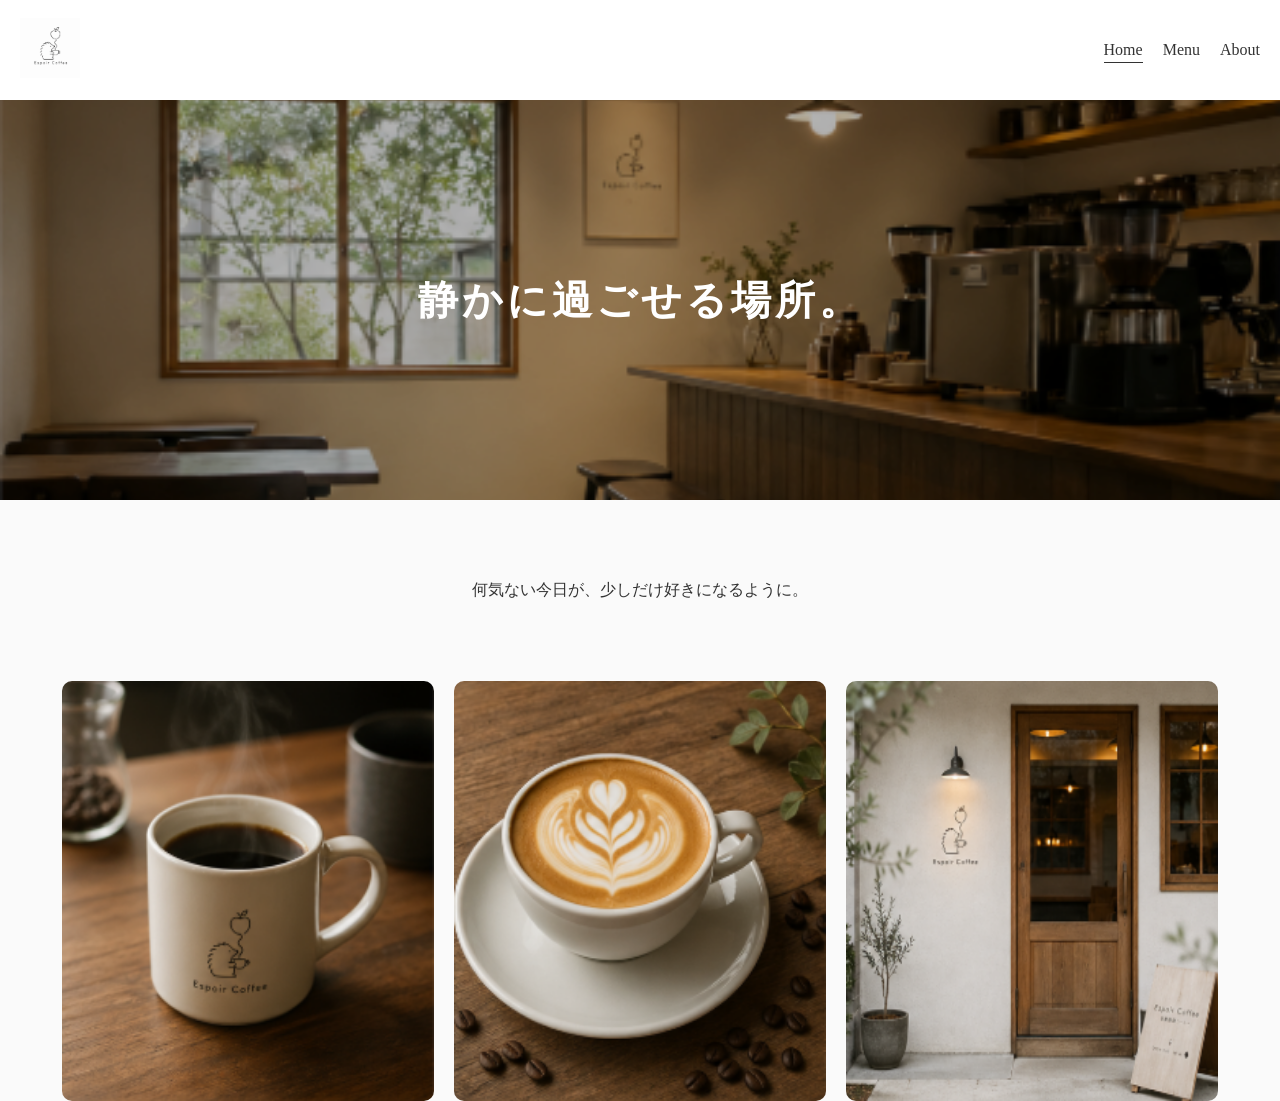
<file: index.html>
<!DOCTYPE html>
<html lang="ja">
<head>
<meta charset="UTF-8">
<meta name="viewport" content="width=device-width, initial-scale=1.0">
<title>Espoir Coffee</title>
<link rel="stylesheet" href="style.css">
</head>

<body>

<header class="header">
  <div class="logo">
    <img src="logo.png" alt="Espoir Coffee ロゴ">
  </div>

  <nav class="nav">
    <ul>
      <li><a href="index.html" class="active">Home</a></li>
      <li><a href="menu.html">Menu</a></li>
      <li><a href="about.html">About</a></li>
    </ul>
  </nav>
</header>

<section class="hero">
  <h1>静かに過ごせる場所。</h1>
</section>

<section class="section">
  <p>何気ない今日が、少しだけ好きになるように。</p>
</section>

<section class="gallery">
  <img src="coffee.jpg" alt="コーヒー">
  <img src="latte.jpg" alt="ラテ">
  <img src="exterior.jpg" alt="外観">
</section>

</body>
</html>
</file>
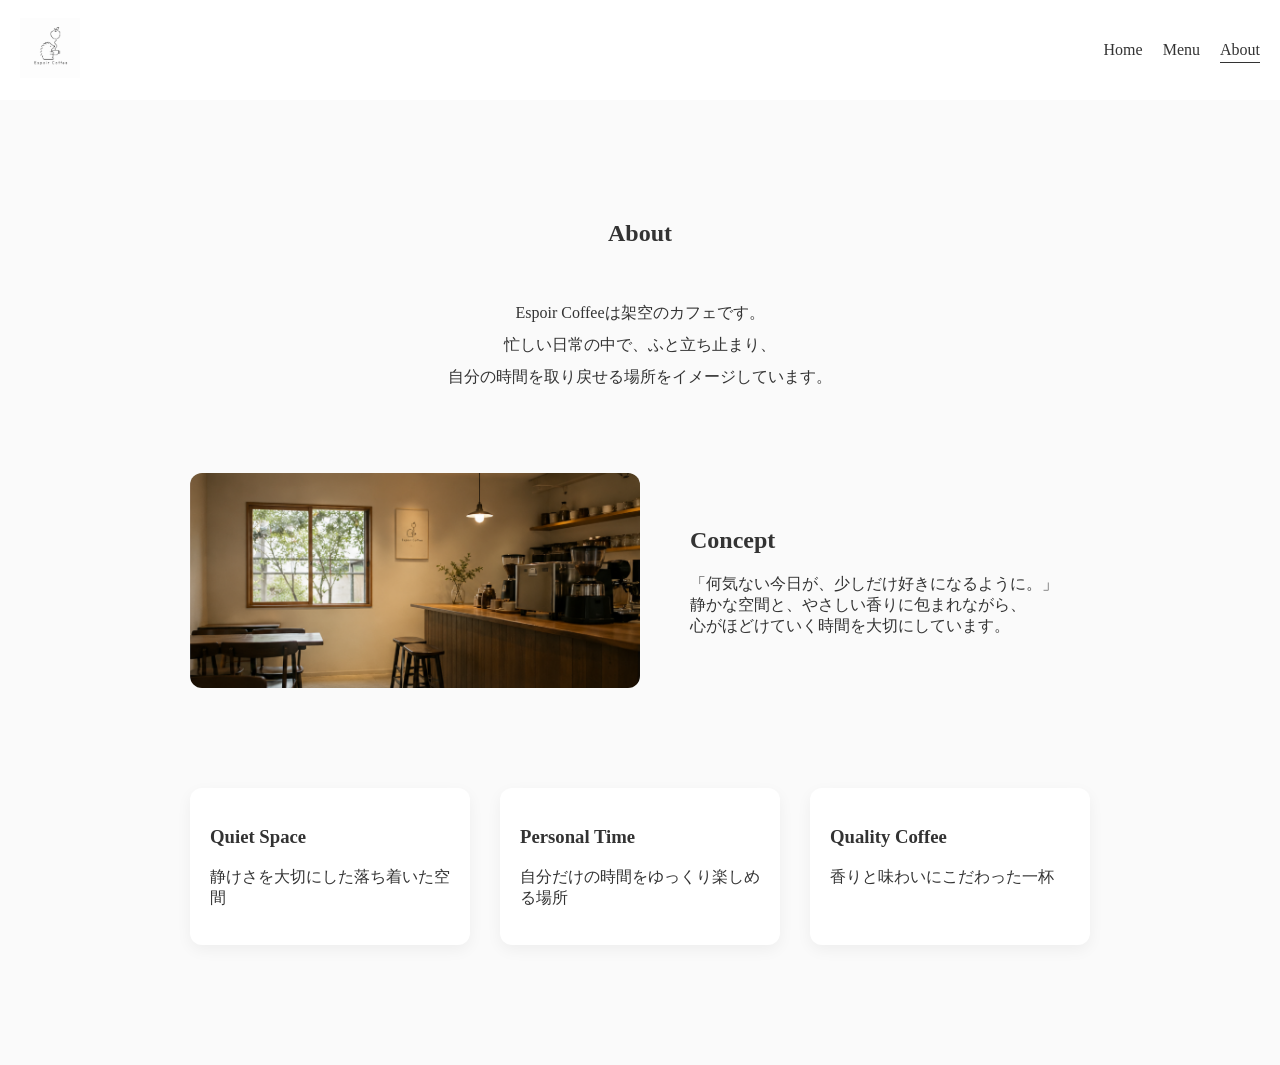
<file: about.html>
<!DOCTYPE html>
<html lang="ja">
<head>
<meta charset="UTF-8">
<meta name="viewport" content="width=device-width, initial-scale=1.0">
<title>About</title>
<link rel="stylesheet" href="style.css">
</head>

<body>

<header class="header">
  <div class="logo">
    <img src="logo.png" alt="Espoir Coffee ロゴ">
  </div>

  <nav class="nav">
    <ul>
      <li><a href="index.html">Home</a></li>
      <li><a href="menu.html">Menu</a></li>
      <li><a href="about.html" class="active">About</a></li>
    </ul>
  </nav>
</header>

<section class="about">
  <h1>About</h1>

  <p class="about-text">
    Espoir Coffeeは架空のカフェです。<br>
    忙しい日常の中で、ふと立ち止まり、<br>
    自分の時間を取り戻せる場所をイメージしています。
  </p>

  <div class="about-flex">
    <img src="shop.jpg" alt="店内の様子">

    <div class="about-desc">
      <h2>Concept</h2>
      <p>
        「何気ない今日が、少しだけ好きになるように。」<br>
        静かな空間と、やさしい香りに包まれながら、<br>
        心がほどけていく時間を大切にしています。
      </p>
    </div>
  </div>

  <div class="about-points">
    <div class="point">
      <h3>Quiet Space</h3>
      <p>静けさを大切にした落ち着いた空間</p>
    </div>

    <div class="point">
      <h3>Personal Time</h3>
      <p>自分だけの時間をゆっくり楽しめる場所</p>
    </div>

    <div class="point">
      <h3>Quality Coffee</h3>
      <p>香りと味わいにこだわった一杯</p>
    </div>
  </div>
</section>

</body>
</html>
</file>
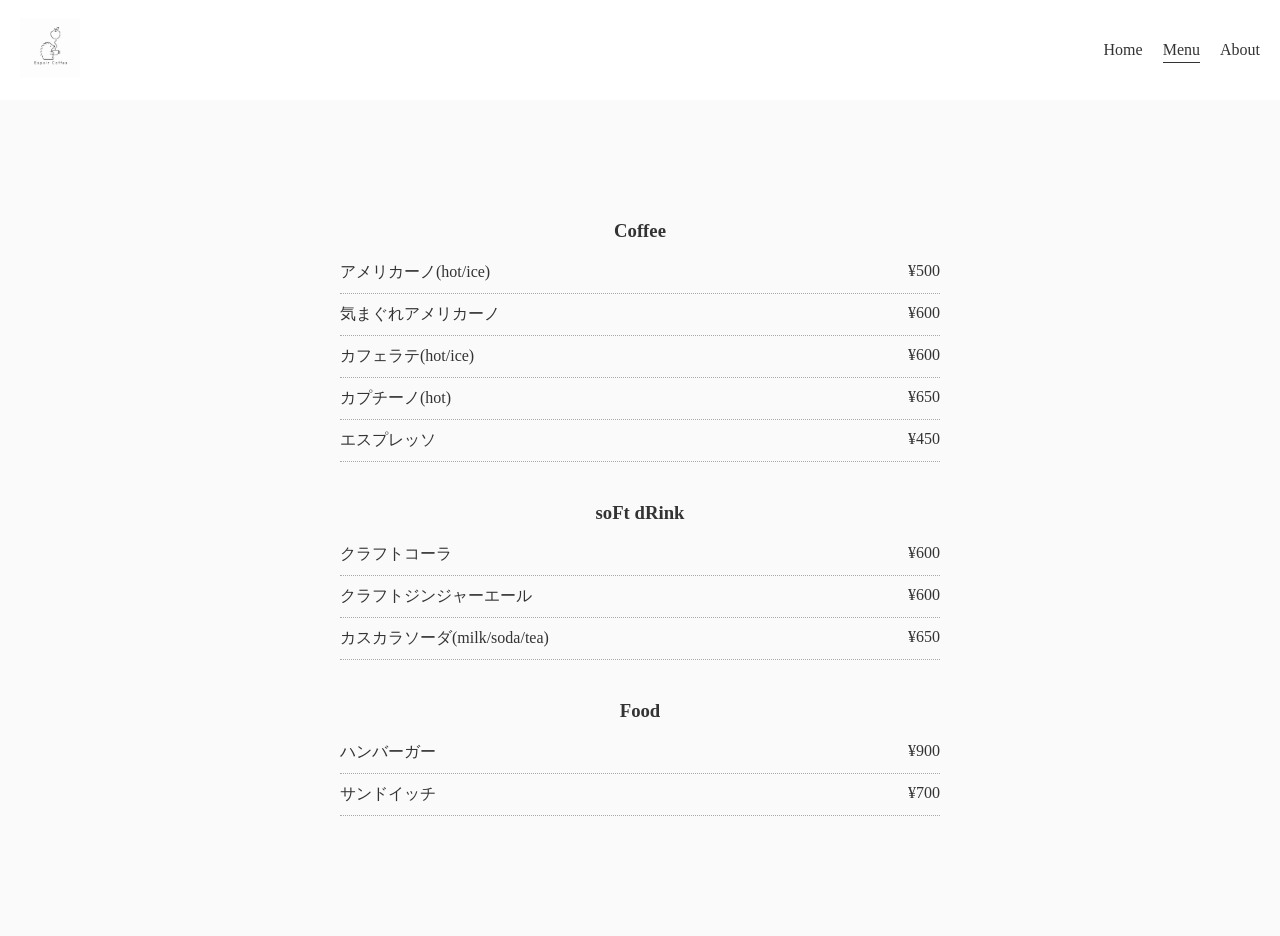
<file: menu.html>
<!DOCTYPE html>
<html lang="ja">
<head>
<meta charset="UTF-8">
<meta name="viewport" content="width=device-width, initial-scale=1.0">
<title>Menu</title>
<link rel="stylesheet" href="style.css">
</head>

<body>

<header class="header">
  <div class="logo">
    <img src="logo.png" alt="Espoir Coffee ロゴ">
  </div>

  <nav class="nav">
    <ul>
      <li><a href="index.html">Home</a></li>
      <li><a href="menu.html" class="active">Menu</a></li>
      <li><a href="about.html">About</a></li>
    </ul>
  </nav>
</header>

<section class="menu">

  <div class="menu-group">
    <h3 class="menu-category">Coffee</h3>
    <div class="menu-item"><span>アメリカーノ(hot/ice)</span><span>¥500</span></div>
    <div class="menu-item"><span>気まぐれアメリカーノ</span><span>¥600</span></div>
    <div class="menu-item"><span>カフェラテ(hot/ice)</span><span>¥600</span></div>
    <div class="menu-item"><span>カプチーノ(hot)</span><span>¥650</span></div>
    <div class="menu-item"><span>エスプレッソ</span><span>¥450</span></div>
  </div>

  <div class="menu-group">
    <h3 class="menu-category">soFt dRink</h3>
    <div class="menu-item"><span>クラフトコーラ</span><span>¥600</span></div>
    <div class="menu-item"><span>クラフトジンジャーエール</span><span>¥600</span></div>
    <div class="menu-item"><span>カスカラソーダ(milk/soda/tea)</span><span>¥650</span></div>
  </div>

  <div class="menu-group">
    <h3 class="menu-category">Food</h3>
    <div class="menu-item"><span>ハンバーガー</span><span>¥900</span></div>
    <div class="menu-item"><span>サンドイッチ</span><span>¥700</span></div>
  </div>

</section>

</body>
</html>
</file>
<file: style.css>
html {
  scroll-behavior: smooth;
}

body {
  padding-top: 100px;
  font-family: 'Noto Serif JP', serif;
  margin: 0;
  background: #fafafa;
  color: #333;
}

/* ヘッダー */
.header {
  position: fixed;
  top: 0;
  width: 100%;
  height: 100px;
  background: #fff;
  z-index: 1000;

  display: flex;
  justify-content: space-between;
  align-items: center;
  padding: 0 20px;
  box-sizing: border-box;
}

.logo img {
  height: 60px;
}

/* ナビ */
.nav ul {
  display: flex;
  gap: 20px;
  list-style: none;
}

.nav a {
  text-decoration: none;
  color: #333;
  position: relative;
}

/* 下線アニメーション */
.nav a::after {
  content: "";
  position: absolute;
  left: 0;
  bottom: -5px;
  width: 0;
  height: 1px;
  background: #333;
  transition: 0.3s;
}

.nav a:hover::after {
  width: 100%;
}

.nav a.active::after {
  width: 100%;
}

/* ヒーロー */
.hero {
  background: url("shop.jpg") center/cover;
  height: 400px;
  display: flex;
  justify-content: center;
  align-items: center;
  position: relative;
}

.hero::before {
  content: "";
  position: absolute;
  inset: 0;
  background: rgba(0,0,0,0.3);
}

.hero h1 {
  color: white;
  font-size: 40px;
  letter-spacing: 4px;
  position: relative;
}

/* セクション */
.section {
  max-width: 800px;
  margin: 80px auto;
  text-align: center;
}

/* ギャラリー */
.gallery {
  display: flex;
  gap: 20px;
  justify-content: center;
  padding: 0 20px;
}

.gallery img {
  width: 30%;
  border-radius: 10px;
  transition: 0.3s;
}

.gallery img:hover {
  transform: scale(1.05);
}

/* メニュー */
.menu {
  max-width: 600px;
  margin: 120px auto;
  padding: 0 20px;
}

.menu-category {
  text-align: center;
  margin: 40px 0 10px;
}

.menu-item {
  display: flex;
  justify-content: space-between;
  border-bottom: 1px dotted #aaa;
  padding: 10px 0;
}

/* About */
.about {
  max-width: 900px;
  margin: 120px auto;
  padding: 0 20px;
}

.about h1 {
  text-align: center;
  margin-bottom: 50px;
}

.about-text {
  text-align: center;
  margin-bottom: 80px;
  line-height: 2;
}

/* 横並び */
.about-flex {
  display: flex;
  gap: 50px;
  align-items: center;
  margin-bottom: 100px;
}

.about-flex img {
  width: 50%;
  border-radius: 12px;
}

.about-desc {
  width: 50%;
}

/* ポイント */
.about-points {
  display: flex;
  gap: 30px;
}

.point {
  flex: 1;
  padding: 20px;
  background: #fff;
  border-radius: 12px;
  box-shadow: 0 5px 15px rgba(0,0,0,0.05);
  transition: 0.3s;
}

.point:hover {
  transform: translateY(-5px);
}

/* スマホ */
@media (max-width: 768px) {
  .hero {
    height: 250px;
  }

  .hero h1 {
    font-size: 22px;
  }

  .gallery {
    flex-direction: column;
  }

  .gallery img {
    width: 100%;
  }

  .about-flex {
    flex-direction: column;
  }

  .about-flex img,
  .about-desc {
    width: 100%;
  }

  .about-points {
    flex-direction: column;
  }
}
</file>
